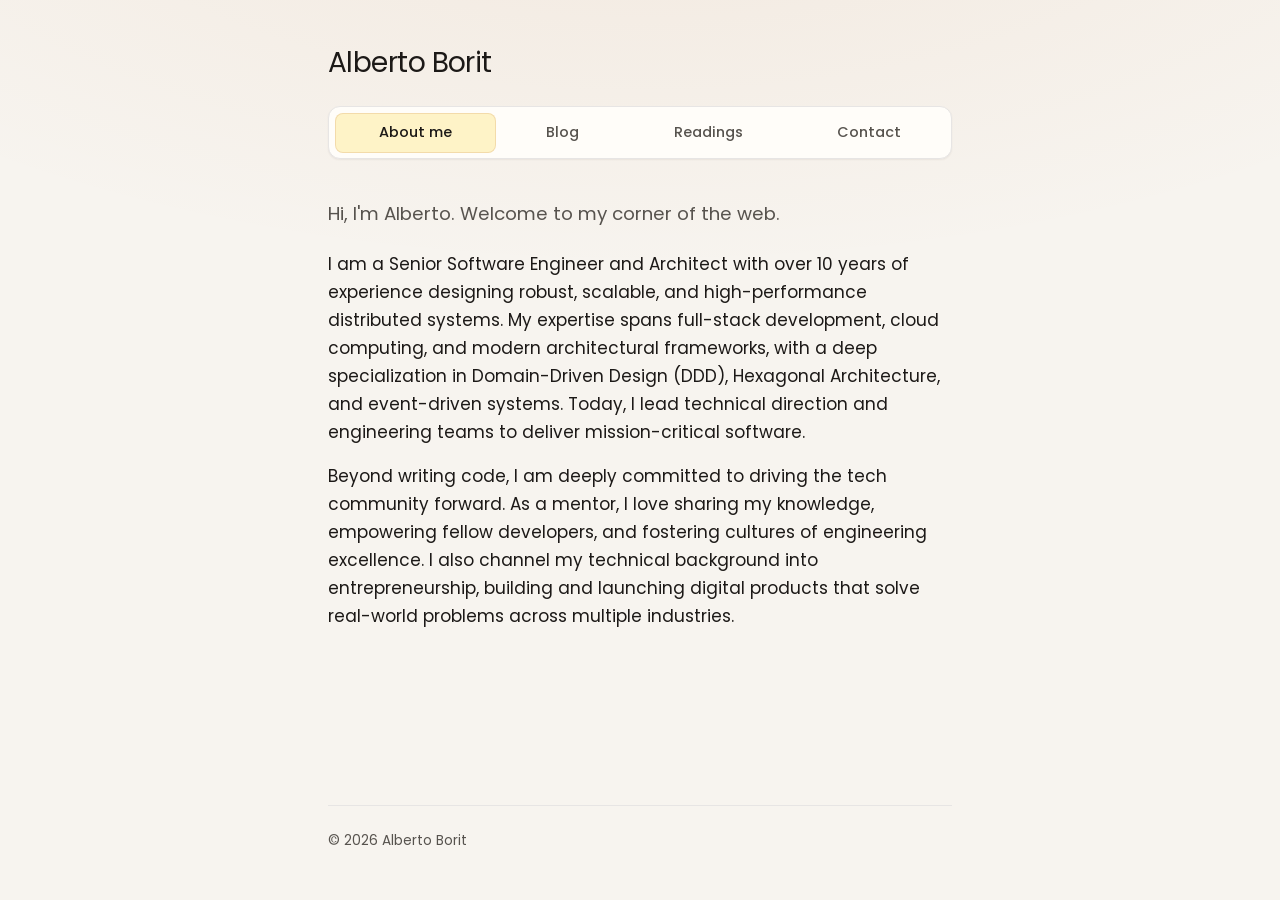
<file: index.html>
<!DOCTYPE html>
<html lang="en">
<head>
  <meta charset="UTF-8">
  <meta name="viewport" content="width=device-width, initial-scale=1.0">
  <meta name="description" content="About Alberto Borit">
  <title>About me · Alberto Borit</title>
  <link rel="preconnect" href="https://fonts.googleapis.com">
  <link rel="preconnect" href="https://fonts.gstatic.com" crossorigin>
  <link href="https://fonts.googleapis.com/css2?family=Poppins:wght@400;500;600&display=swap" rel="stylesheet">
  <link rel="stylesheet" href="styles.css">
</head>
<body>
  <div class="page">
    <header class="header">
      <a class="site-name" href="index.html">Alberto Borit</a>
      <nav class="nav" aria-label="Main navigation">
        <a class="nav-link active" href="index.html" aria-current="page">About me</a>
        <a class="nav-link" href="blog.html">Blog</a>
        <a class="nav-link" href="readings.html">Readings</a>
        <a class="nav-link" href="contact.html">Contact</a>
      </nav>
    </header>

    <main class="content">
      <p class="lead">
        Hi, I'm Alberto. Welcome to my corner of the web.
      </p>
      <p>
        I am a Senior Software Engineer and Architect with over 10 years of experience designing robust, scalable, and high-performance distributed systems. My expertise spans full-stack development, cloud computing, and modern architectural frameworks, with a deep specialization in Domain-Driven Design (DDD), Hexagonal Architecture, and event-driven systems. Today, I lead technical direction and engineering teams to deliver mission-critical software.
      </p>
      <p>
        Beyond writing code, I am deeply committed to driving the tech community forward. As a mentor, I love sharing my knowledge, empowering fellow developers, and fostering cultures of engineering excellence. I also channel my technical background into entrepreneurship, building and launching digital products that solve real-world problems across multiple industries.
      </p>
    </main>

    <footer class="footer">
      <p>&copy; <span id="year"></span> Alberto Borit</p>
    </footer>
  </div>

  <script src="main.js"></script>
</body>
</html>
</file>
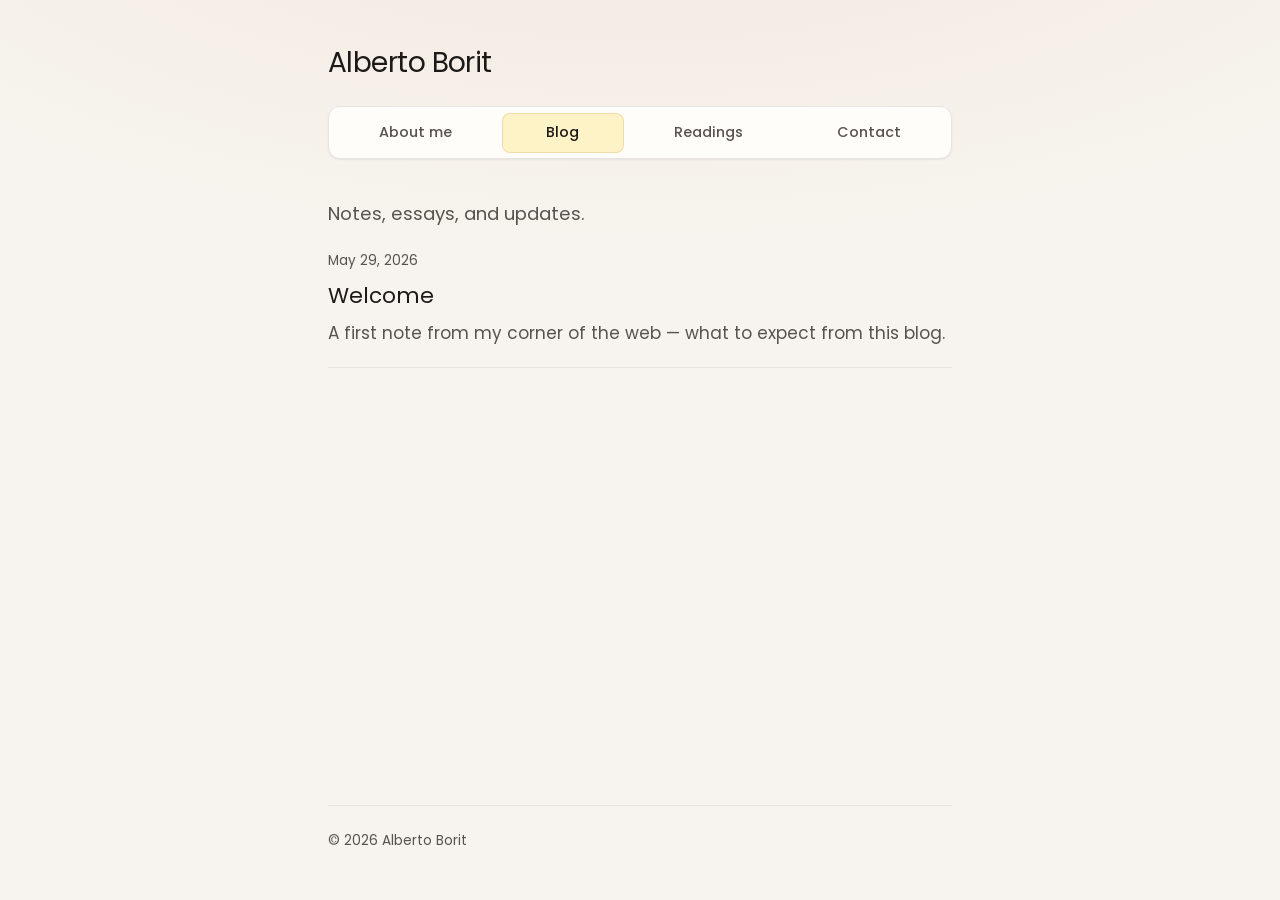
<file: blog.html>
<!DOCTYPE html>
<html lang="en">
<head>
  <meta charset="UTF-8">
  <meta name="viewport" content="width=device-width, initial-scale=1.0">
  <meta name="description" content="Blog by Alberto Borit">
  <title>Blog · Alberto Borit</title>
  <link rel="preconnect" href="https://fonts.googleapis.com">
  <link rel="preconnect" href="https://fonts.gstatic.com" crossorigin>
  <link href="https://fonts.googleapis.com/css2?family=Poppins:wght@400;500;600&display=swap" rel="stylesheet">
  <link rel="stylesheet" href="styles.css">
</head>
<body>
  <div class="page">
    <header class="header">
      <a class="site-name" href="index.html">Alberto Borit</a>
      <nav class="nav" aria-label="Main navigation">
        <a class="nav-link" href="index.html">About me</a>
        <a class="nav-link active" href="blog.html" aria-current="page">Blog</a>
        <a class="nav-link" href="readings.html">Readings</a>
        <a class="nav-link" href="contact.html">Contact</a>
      </nav>
    </header>

    <main class="content">
      <p class="lead">Notes, essays, and updates.</p>
      <ul class="post-list">
        <li class="post">
          <time datetime="2026-05-29">May 29, 2026</time>
          <h2><a href="posts/post-1.html">Welcome</a></h2>
          <p>A first note from my corner of the web — what to expect from this blog.</p>
        </li>
      </ul>
    </main>

    <footer class="footer">
      <p>&copy; <span id="year"></span> Alberto Borit</p>
    </footer>
  </div>

  <script src="main.js"></script>
</body>
</html>
</file>
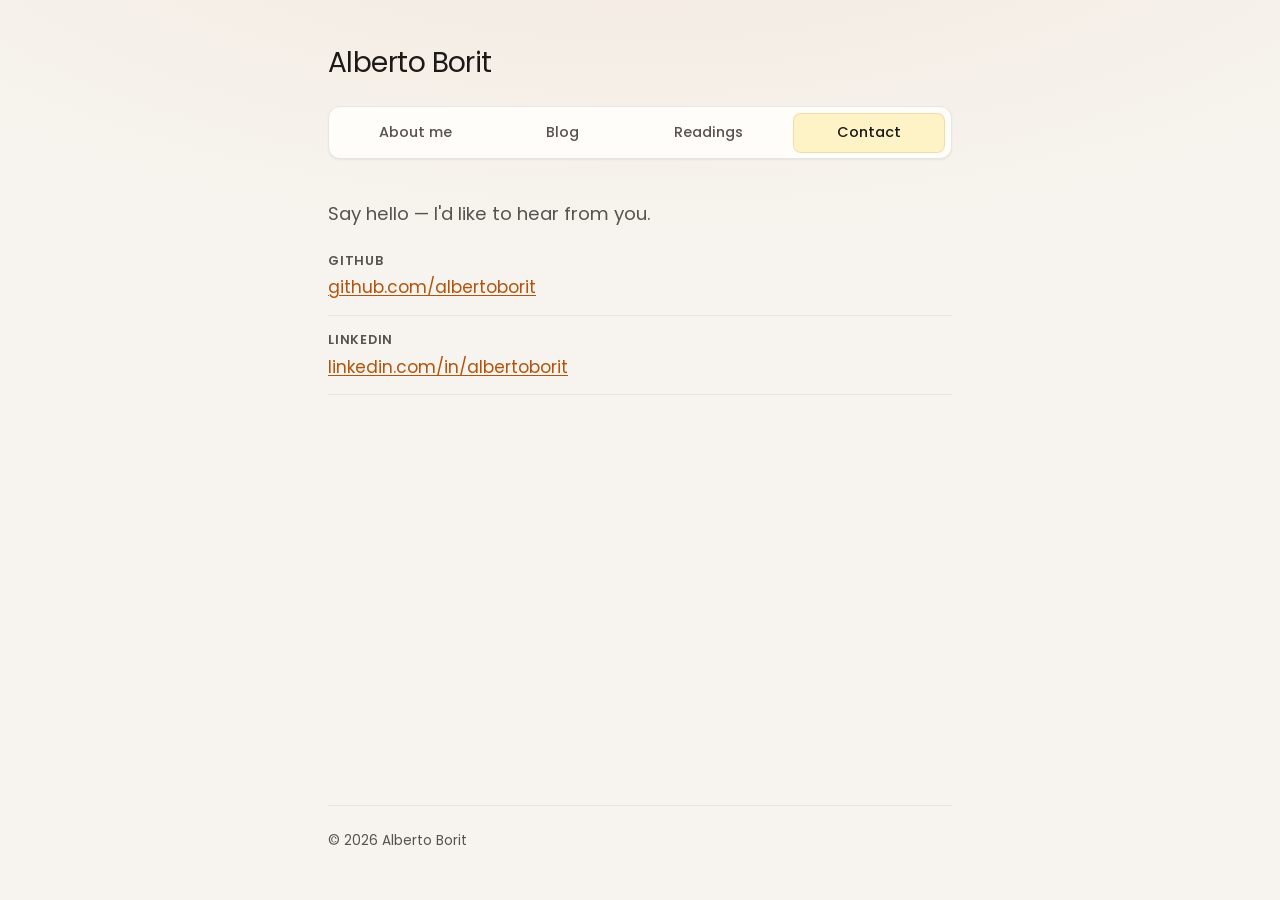
<file: contact.html>
<!DOCTYPE html>
<html lang="en">
<head>
  <meta charset="UTF-8">
  <meta name="viewport" content="width=device-width, initial-scale=1.0">
  <meta name="description" content="Contact Alberto Borit">
  <title>Contact · Alberto Borit</title>
  <link rel="preconnect" href="https://fonts.googleapis.com">
  <link rel="preconnect" href="https://fonts.gstatic.com" crossorigin>
  <link href="https://fonts.googleapis.com/css2?family=Poppins:wght@400;500;600&display=swap" rel="stylesheet">
  <link rel="stylesheet" href="styles.css">
</head>
<body>
  <div class="page">
    <header class="header">
      <a class="site-name" href="index.html">Alberto Borit</a>
      <nav class="nav" aria-label="Main navigation">
        <a class="nav-link" href="index.html">About me</a>
        <a class="nav-link" href="blog.html">Blog</a>
        <a class="nav-link" href="readings.html">Readings</a>
        <a class="nav-link active" href="contact.html" aria-current="page">Contact</a>
      </nav>
    </header>

    <main class="content">
      <p class="lead">Say hello — I'd like to hear from you.</p>
      <ul class="contact-list">
        <li>
          <span class="contact-label">GitHub</span>
          <a href="https://github.com/albertoborit" rel="noopener noreferrer">github.com/albertoborit</a>
        </li>
        <li>
          <span class="contact-label">LinkedIn</span>
          <a href="https://www.linkedin.com/in/albertoborit/" rel="noopener noreferrer">linkedin.com/in/albertoborit</a>
        </li>
      </ul>
    </main>

    <footer class="footer">
      <p>&copy; <span id="year"></span> Alberto Borit</p>
    </footer>
  </div>

  <script src="main.js"></script>
</body>
</html>
</file>
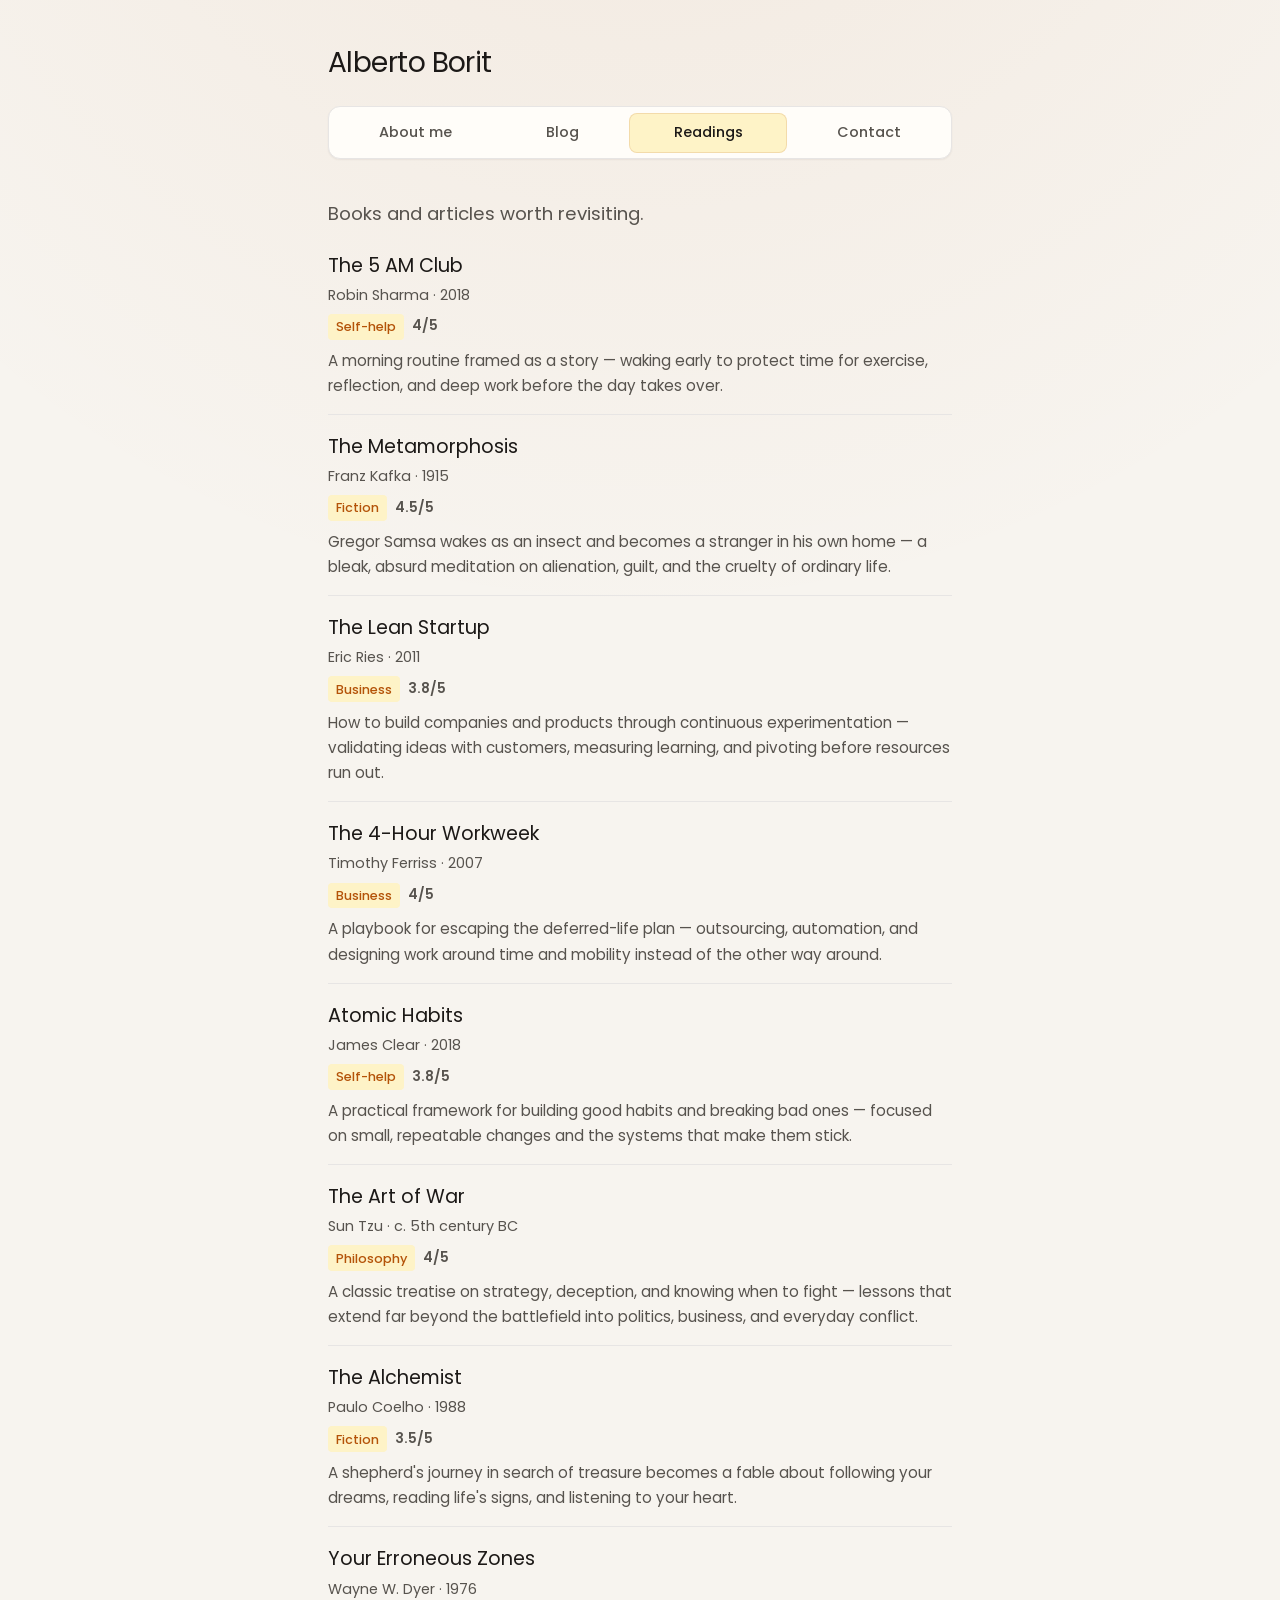
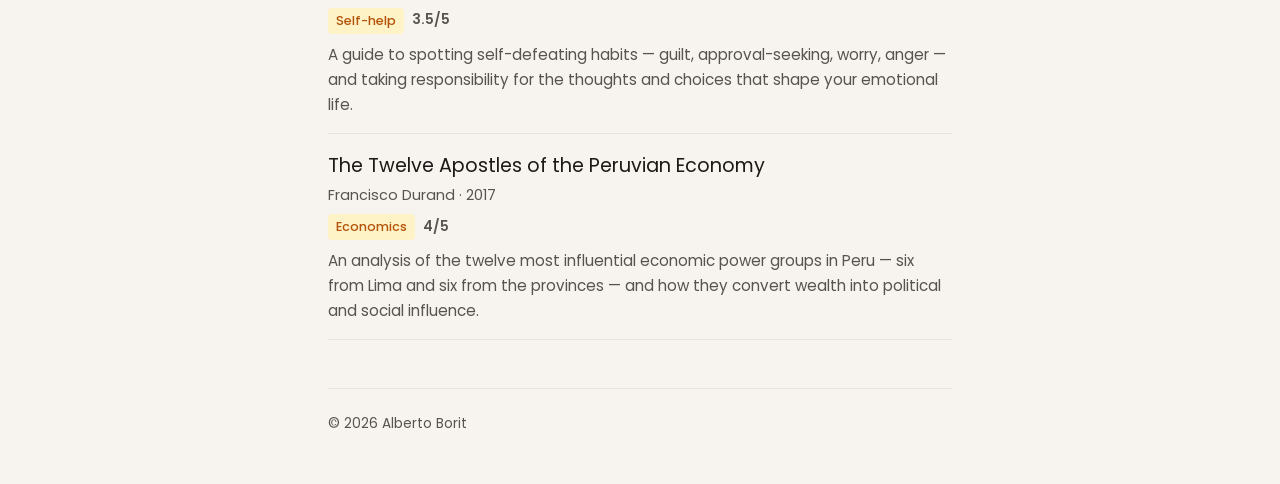
<file: readings.html>
<!DOCTYPE html>
<html lang="en">
<head>
  <meta charset="UTF-8">
  <meta name="viewport" content="width=device-width, initial-scale=1.0">
  <meta name="description" content="Readings by Alberto Borit">
  <title>Readings · Alberto Borit</title>
  <link rel="preconnect" href="https://fonts.googleapis.com">
  <link rel="preconnect" href="https://fonts.gstatic.com" crossorigin>
  <link href="https://fonts.googleapis.com/css2?family=Poppins:wght@400;500;600&display=swap" rel="stylesheet">
  <link rel="stylesheet" href="styles.css">
</head>
<body>
  <div class="page">
    <header class="header">
      <a class="site-name" href="index.html">Alberto Borit</a>
      <nav class="nav" aria-label="Main navigation">
        <a class="nav-link" href="index.html">About me</a>
        <a class="nav-link" href="blog.html">Blog</a>
        <a class="nav-link active" href="readings.html" aria-current="page">Readings</a>
        <a class="nav-link" href="contact.html">Contact</a>
      </nav>
    </header>

    <main class="content">
      <p class="lead">Books and articles worth revisiting.</p>
      <ul class="reading-list">
        <li>
          <span class="reading-title">The 5 AM Club</span>
          <span class="reading-meta">Robin Sharma · 2018</span>
          <span class="reading-details">
            <span class="reading-category">Self-help</span>
            <span class="reading-rating">4/5</span>
          </span>
          <p class="reading-note">
            A morning routine framed as a story — waking early to protect time for exercise, reflection, and deep work before the day takes over.
          </p>
        </li>
        <li>
          <span class="reading-title">The Metamorphosis</span>
          <span class="reading-meta">Franz Kafka · 1915</span>
          <span class="reading-details">
            <span class="reading-category">Fiction</span>
            <span class="reading-rating">4.5/5</span>
          </span>
          <p class="reading-note">
            Gregor Samsa wakes as an insect and becomes a stranger in his own home — a bleak, absurd meditation on alienation, guilt, and the cruelty of ordinary life.
          </p>
        </li>
        <li>
          <span class="reading-title">The Lean Startup</span>
          <span class="reading-meta">Eric Ries · 2011</span>
          <span class="reading-details">
            <span class="reading-category">Business</span>
            <span class="reading-rating">3.8/5</span>
          </span>
          <p class="reading-note">
            How to build companies and products through continuous experimentation — validating ideas with customers, measuring learning, and pivoting before resources run out.
          </p>
        </li>
        <li>
          <span class="reading-title">The 4-Hour Workweek</span>
          <span class="reading-meta">Timothy Ferriss · 2007</span>
          <span class="reading-details">
            <span class="reading-category">Business</span>
            <span class="reading-rating">4/5</span>
          </span>
          <p class="reading-note">
            A playbook for escaping the deferred-life plan — outsourcing, automation, and designing work around time and mobility instead of the other way around.
          </p>
        </li>
        <li>
          <span class="reading-title">Atomic Habits</span>
          <span class="reading-meta">James Clear · 2018</span>
          <span class="reading-details">
            <span class="reading-category">Self-help</span>
            <span class="reading-rating">3.8/5</span>
          </span>
          <p class="reading-note">
            A practical framework for building good habits and breaking bad ones — focused on small, repeatable changes and the systems that make them stick.
          </p>
        </li>
        <li>
          <span class="reading-title">The Art of War</span>
          <span class="reading-meta">Sun Tzu · c. 5th century BC</span>
          <span class="reading-details">
            <span class="reading-category">Philosophy</span>
            <span class="reading-rating">4/5</span>
          </span>
          <p class="reading-note">
            A classic treatise on strategy, deception, and knowing when to fight — lessons that extend far beyond the battlefield into politics, business, and everyday conflict.
          </p>
        </li>
        <li>
          <span class="reading-title">The Alchemist</span>
          <span class="reading-meta">Paulo Coelho · 1988</span>
          <span class="reading-details">
            <span class="reading-category">Fiction</span>
            <span class="reading-rating">3.5/5</span>
          </span>
          <p class="reading-note">
            A shepherd's journey in search of treasure becomes a fable about following your dreams, reading life's signs, and listening to your heart.
          </p>
        </li>
        <li>
          <span class="reading-title">Your Erroneous Zones</span>
          <span class="reading-meta">Wayne W. Dyer · 1976</span>
          <span class="reading-details">
            <span class="reading-category">Self-help</span>
            <span class="reading-rating">3.5/5</span>
          </span>
          <p class="reading-note">
            A guide to spotting self-defeating habits — guilt, approval-seeking, worry, anger — and taking responsibility for the thoughts and choices that shape your emotional life.
          </p>
        </li>
        <li>
          <span class="reading-title">The Twelve Apostles of the Peruvian Economy</span>
          <span class="reading-meta">Francisco Durand · 2017</span>
          <span class="reading-details">
            <span class="reading-category">Economics</span>
            <span class="reading-rating">4/5</span>
          </span>
          <p class="reading-note">
            An analysis of the twelve most influential economic power groups in Peru — six from Lima and six from the provinces — and how they convert wealth into political and social influence.
          </p>
        </li>
      </ul>
    </main>

    <footer class="footer">
      <p>&copy; <span id="year"></span> Alberto Borit</p>
    </footer>
  </div>

  <script src="main.js"></script>
</body>
</html>
</file>
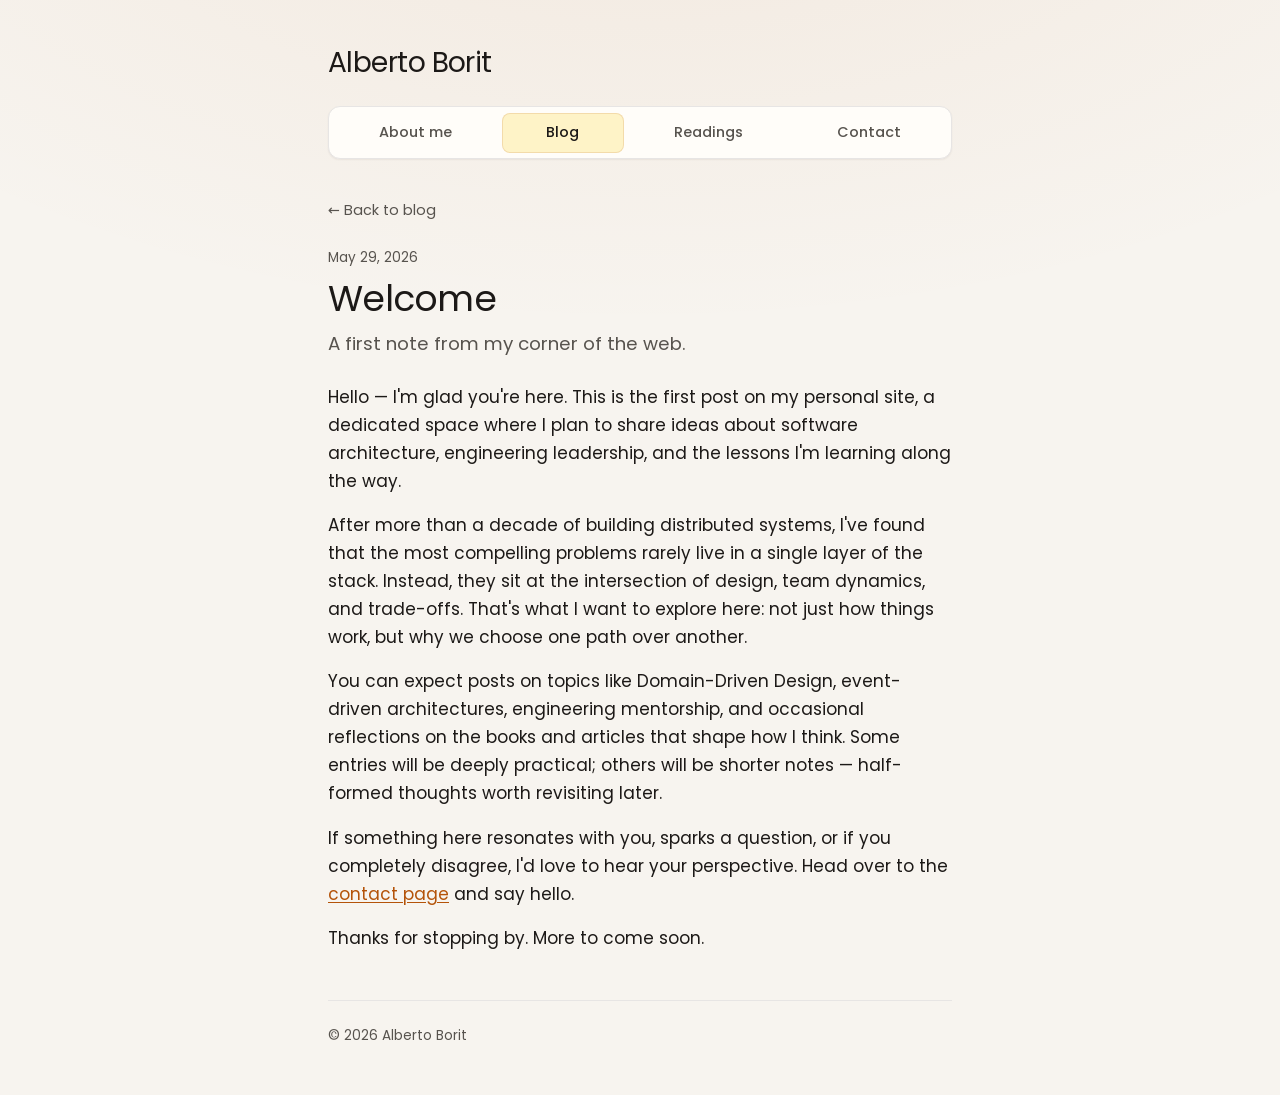
<file: posts/post-1.html>
<!DOCTYPE html>
<html lang="en">
<head>
  <meta charset="UTF-8">
  <meta name="viewport" content="width=device-width, initial-scale=1.0">
  <meta name="description" content="Welcome to my blog — Alberto Borit">
  <title>Welcome · Alberto Borit</title>
  <link rel="preconnect" href="https://fonts.googleapis.com">
  <link rel="preconnect" href="https://fonts.gstatic.com" crossorigin>
  <link href="https://fonts.googleapis.com/css2?family=Poppins:wght@400;500;600&display=swap" rel="stylesheet">
  <link rel="stylesheet" href="../styles.css">
</head>
<body>
  <div class="page">
    <header class="header">
      <a class="site-name" href="../index.html">Alberto Borit</a>
      <nav class="nav" aria-label="Main navigation">
        <a class="nav-link" href="../index.html">About me</a>
        <a class="nav-link active" href="../blog.html" aria-current="page">Blog</a>
        <a class="nav-link" href="../readings.html">Readings</a>
        <a class="nav-link" href="../contact.html">Contact</a>
      </nav>
    </header>

    <main class="content">
      <p class="back-link"><a href="../blog.html">&larr; Back to blog</a></p>

      <article class="post-article">
        <header class="post-header">
          <time class="post-date" datetime="2026-05-29">May 29, 2026</time>
          <h1>Welcome</h1>
          <p class="lead">A first note from my corner of the web.</p>
        </header>

        <p>
            Hello — I'm glad you're here. This is the first post on my personal site, 
            a dedicated space where I plan to share ideas about software architecture, 
            engineering leadership, and the lessons I'm learning along the way.
          </p>
          <p>
            After more than a decade of building distributed systems, I've found that the 
            most compelling problems rarely live in a single layer of the stack. Instead, they 
            sit at the intersection of design, team dynamics, and trade-offs. That's what I 
            want to explore here: not just how things work, but why we choose one path over another.
          </p>
          <p>
            You can expect posts on topics like Domain-Driven Design, event-driven 
            architectures, engineering mentorship, and occasional reflections on the books and articles 
            that shape how I think. Some entries will be deeply practical; others will be 
            shorter notes — half-formed thoughts worth revisiting later.
          </p>
          <p>
            If something here resonates with you, sparks a question, or if you completely disagree, 
            I'd love to hear your perspective. Head over to the <a href="../contact.html">contact page</a> 
            and say hello.
          </p>
          <p>
            Thanks for stopping by. More to come soon.
          </p>
      </article>
    </main>

    <footer class="footer">
      <p>&copy; <span id="year"></span> Alberto Borit</p>
    </footer>
  </div>

  <script src="../main.js"></script>
</body>
</html>
</file>
<file: styles.css>
:root {
  --bg: #f7f4ef;
  --surface: #fffdf9;
  --text: #1c1917;
  --text-muted: #57534e;
  --accent: #b45309;
  --accent-soft: #fef3c7;
  --border: #e7e5e4;
  --shadow: 0 1px 2px rgba(28, 25, 23, 0.06);
  --font: "Poppins", system-ui, sans-serif;
  --max-width: 42rem;
}

*,
*::before,
*::after {
  box-sizing: border-box;
}

html {
  scroll-behavior: smooth;
}

body {
  margin: 0;
  min-height: 100vh;
  font-family: var(--font);
  font-size: 1.0625rem;
  line-height: 1.65;
  color: var(--text);
  background: var(--bg);
  background-image:
    radial-gradient(ellipse 80% 50% at 50% -20%, rgba(180, 83, 9, 0.08), transparent);
}

.page {
  max-width: var(--max-width);
  margin: 0 auto;
  padding: 2.5rem 1.5rem 3rem;
  min-height: 100vh;
  display: flex;
  flex-direction: column;
}

.header {
  margin-bottom: 2.5rem;
}

.site-name {
  display: inline-block;
  margin: 0 0 1.25rem;
  font-family: var(--font);
  font-size: 1.75rem;
  font-weight: 400;
  letter-spacing: -0.02em;
  color: inherit;
  text-decoration: none;
}

.site-name:hover {
  color: var(--accent);
}

.nav {
  display: flex;
  flex-wrap: wrap;
  gap: 0.35rem;
  padding: 0.35rem;
  background: var(--surface);
  border: 1px solid var(--border);
  border-radius: 0.75rem;
  box-shadow: var(--shadow);
}

.nav-link {
  flex: 1 1 auto;
  min-width: fit-content;
  padding: 0.5rem 0.85rem;
  font-size: 0.9rem;
  font-weight: 500;
  color: var(--text-muted);
  text-decoration: none;
  text-align: center;
  border-radius: 0.5rem;
  transition: color 0.15s, background 0.15s;
}

.nav-link:hover {
  color: var(--text);
  background: var(--accent-soft);
}

.nav-link.active {
  color: var(--text);
  background: var(--accent-soft);
  box-shadow: inset 0 0 0 1px rgba(180, 83, 9, 0.15);
}

.nav-link:focus-visible {
  outline: 2px solid var(--accent);
  outline-offset: 2px;
}

.content {
  flex: 1;
  animation: fadeIn 0.25s ease;
}

@keyframes fadeIn {
  from {
    opacity: 0;
    transform: translateY(4px);
  }
  to {
    opacity: 1;
    transform: translateY(0);
  }
}

h1 {
  margin: 0 0 0.75rem;
  font-family: var(--font);
  font-size: 2.25rem;
  font-weight: 400;
  line-height: 1.2;
  letter-spacing: -0.02em;
}

.lead {
  margin: 0 0 1.25rem;
  font-size: 1.15rem;
  color: var(--text-muted);
}

p {
  margin: 0 0 1rem;
}

code {
  font-size: 0.88em;
  padding: 0.15em 0.4em;
  background: var(--accent-soft);
  border-radius: 0.25rem;
}

a {
  color: var(--accent);
  text-decoration-thickness: 1px;
  text-underline-offset: 2px;
}

a:hover {
  text-decoration-thickness: 2px;
}

.hint {
  margin-top: 2rem;
  font-size: 0.9rem;
  color: var(--text-muted);
}

.post-list,
.reading-list,
.contact-list {
  margin: 0;
  padding: 0;
  list-style: none;
}

.post {
  padding: 1.25rem 0;
  border-bottom: 1px solid var(--border);
}

.post:first-child {
  padding-top: 0;
}

.post time {
  display: block;
  font-size: 0.85rem;
  color: var(--text-muted);
  margin-bottom: 0.35rem;
}

.post h2 {
  margin: 0 0 0.35rem;
  font-family: var(--font);
  font-size: 1.35rem;
  font-weight: 400;
}

.post h2 a {
  color: inherit;
  text-decoration: none;
}

.post h2 a:hover {
  color: var(--accent);
}

.post p {
  margin: 0;
  color: var(--text-muted);
}

.back-link {
  margin: 0 0 1.5rem;
  font-size: 0.9rem;
}

.back-link a {
  color: var(--text-muted);
  text-decoration: none;
}

.back-link a:hover {
  color: var(--accent);
}

.post-article p:last-child {
  margin-bottom: 0;
}

.post-header {
  margin-bottom: 1.5rem;
}

.post-date {
  display: block;
  font-size: 0.85rem;
  color: var(--text-muted);
  margin-bottom: 0.5rem;
}

.post-article h1 + .lead {
  margin-top: -0.25rem;
}

.reading-list li {
  padding: 1rem 0;
  border-bottom: 1px solid var(--border);
}

.reading-list li:first-child {
  padding-top: 0;
}

.reading-title {
  display: block;
  font-family: var(--font);
  font-size: 1.2rem;
}

.reading-meta {
  display: block;
  font-size: 0.9rem;
  color: var(--text-muted);
  margin-top: 0.15rem;
}

.reading-details {
  display: flex;
  flex-wrap: wrap;
  align-items: center;
  gap: 0.5rem;
  margin-top: 0.4rem;
}

.reading-category {
  font-size: 0.8rem;
  font-weight: 500;
  padding: 0.15rem 0.5rem;
  color: var(--accent);
  background: var(--accent-soft);
  border-radius: 0.25rem;
}

.reading-rating {
  font-size: 0.85rem;
  font-weight: 600;
  color: var(--text-muted);
}

.reading-note {
  margin: 0.5rem 0 0;
  font-size: 0.95rem;
  color: var(--text-muted);
}

.contact-list li {
  display: grid;
  gap: 0.15rem;
  padding: 0.85rem 0;
  border-bottom: 1px solid var(--border);
}

.contact-list li:first-child {
  padding-top: 0;
}

.contact-label {
  font-size: 0.8rem;
  font-weight: 600;
  text-transform: uppercase;
  letter-spacing: 0.06em;
  color: var(--text-muted);
}

.footer {
  margin-top: 3rem;
  padding-top: 1.5rem;
  border-top: 1px solid var(--border);
  font-size: 0.85rem;
  color: var(--text-muted);
}

.footer p {
  margin: 0;
}

@media (max-width: 480px) {
  .nav {
    flex-direction: column;
  }

  .nav-link {
    width: 100%;
    text-align: left;
  }

  h1 {
    font-size: 1.85rem;
  }
}
</file>
